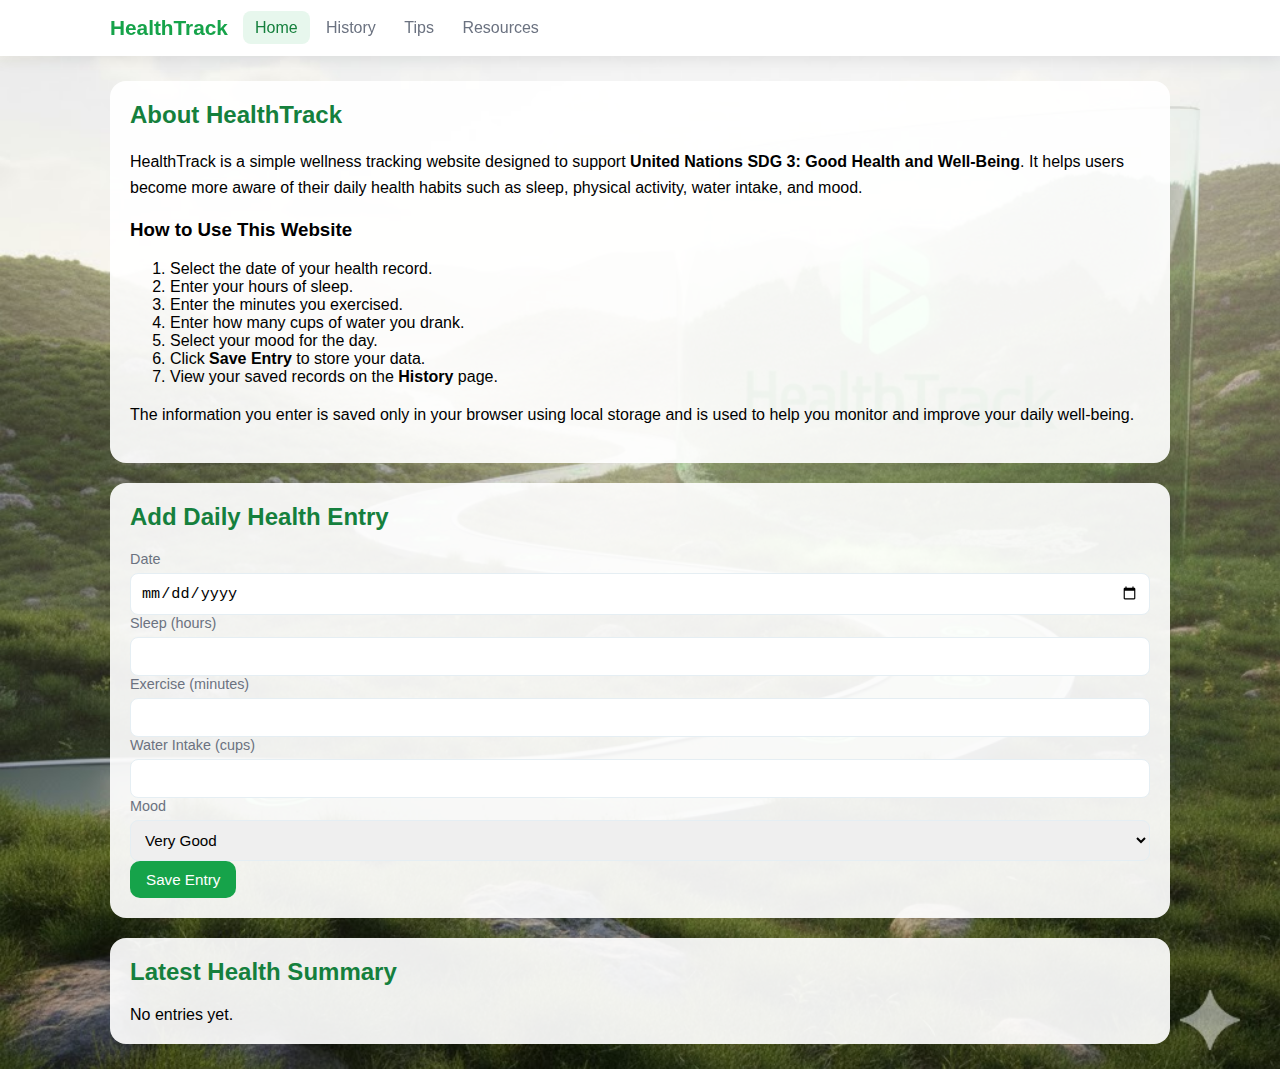
<file: index.html>
<!DOCTYPE html>
<html lang="en">
<head>
  <meta charset="UTF-8" />
  <title>HealthTrack — SDG 3 Good Health & Well-Being</title>
  <meta name="viewport" content="width=device-width, initial-scale=1.0" />

  <!-- Global CSS -->
  <link rel="stylesheet" href="style.css" />
</head>
<body>

<!-- NAVIGATION BAR -->
<header>
  <nav class="navbar">
    <h1 class="logo">HealthTrack</h1>
    <div class="nav-links">
      <a href="index.html" class="active">Home</a>
      <a href="history.html">History</a>
      <a href="tips.html">Tips</a>
      <a href="resources.html">Resources</a>
    </div>
  </nav>
</header>

<!-- MAIN CONTENT -->
<main class="container">

  <!-- ABOUT / HOW TO USE -->
  <section class="card">
    <h2>About HealthTrack</h2>
    <p>
      HealthTrack is a simple wellness tracking website designed to support
      <strong>United Nations SDG 3: Good Health and Well-Being</strong>.
      It helps users become more aware of their daily health habits such as
      sleep, physical activity, water intake, and mood.
    </p>

    <h3>How to Use This Website</h3>
    <ol>
      <li>Select the date of your health record.</li>
      <li>Enter your hours of sleep.</li>
      <li>Enter the minutes you exercised.</li>
      <li>Enter how many cups of water you drank.</li>
      <li>Select your mood for the day.</li>
      <li>Click <strong>Save Entry</strong> to store your data.</li>
      <li>View your saved records on the <strong>History</strong> page.</li>
    </ol>

    <p>
      The information you enter is saved only in your browser using local storage
      and is used to help you monitor and improve your daily well-being.
    </p>
  </section>

  <!-- INPUT FORM -->
  <section class="card">
    <h2>Add Daily Health Entry</h2>

    <form id="entryForm">
      <label for="date">Date</label>
      <input type="date" id="date" required />

      <label for="sleep">Sleep (hours)</label>
      <input type="number" id="sleep" min="0" step="0.5" required />

      <label for="exercise">Exercise (minutes)</label>
      <input type="number" id="exercise" min="0" required />

      <label for="water">Water Intake (cups)</label>
      <input type="number" id="water" min="0" required />

      <label for="mood">Mood</label>
      <select id="mood" required>
        <option value="Very Good">Very Good</option>
        <option value="Good">Good</option>
        <option value="Okay">Okay</option>
        <option value="Bad">Bad</option>
      </select>

      <button type="submit" class="primary">Save Entry</button>
    </form>

    <div id="feedback"></div>
  </section>

  <!-- SNAPSHOT -->
  <section class="card">
    <h2>Latest Health Summary</h2>
    <div id="snapshot">No entries yet.</div>
  </section>

</main>

<!-- JAVASCRIPT -->
<script src="script.js" defer></script>

</body>
</html>
</file>
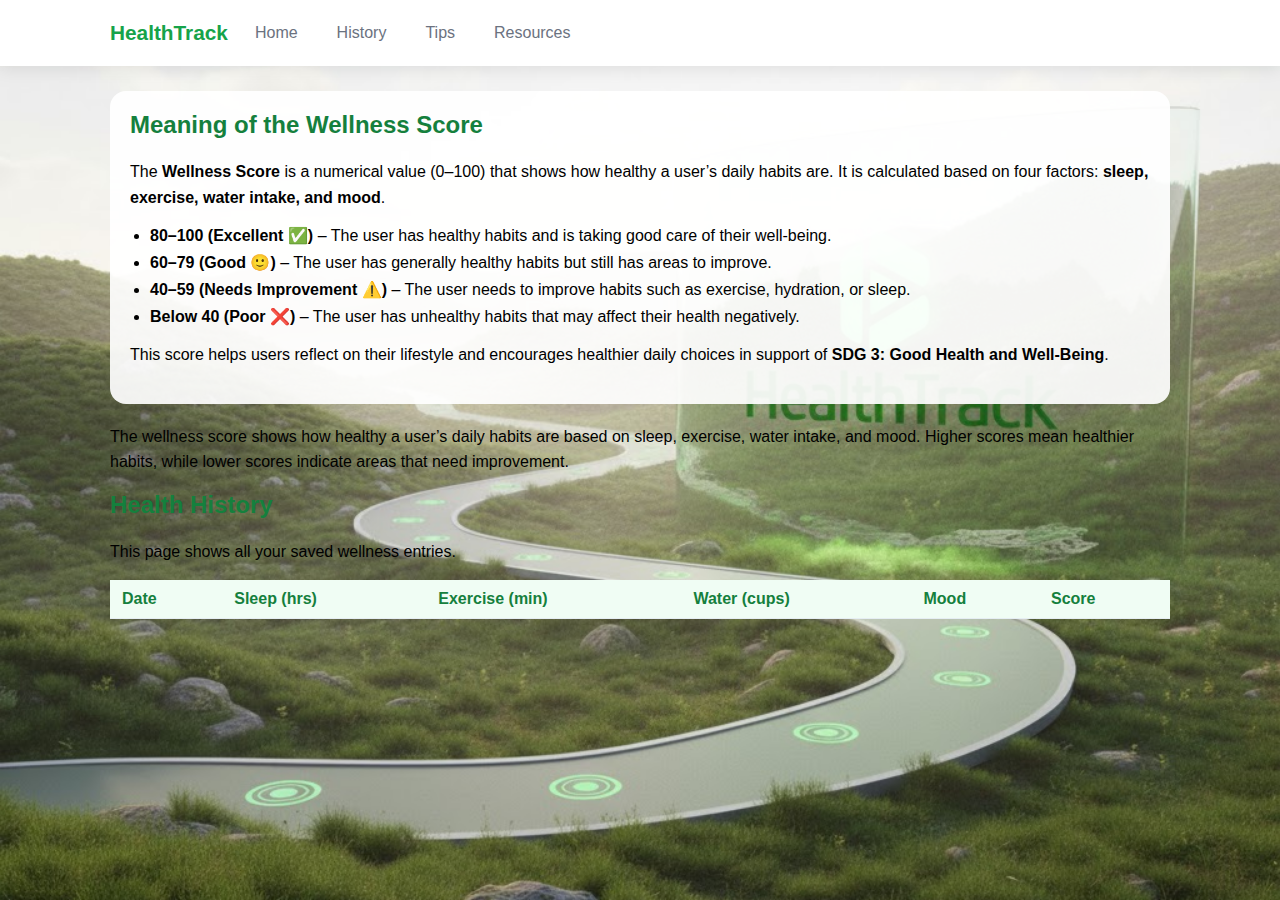
<file: history.html>
<!doctype html>
<html lang="en">
<head>
  <meta charset="utf-8" />
  <meta name="viewport" content="width=device-width, initial-scale=1" />
  <title>HealthTrack — History</title>
  <link rel="stylesheet" href="style.css">
</head>
<body>
  <header>
    <nav>
      <h1>HealthTrack</h1>
      <a href="index.html">Home</a>
      <a href="history.html">History</a>
      <a href="tips.html">Tips</a>
      <a href="resources.html">Resources</a>
    </nav>
  </header>

  <main class="container">
  
  <section class="card">
  <h2>Meaning of the Wellness Score</h2>

  <p>
    The <strong>Wellness Score</strong> is a numerical value (0–100) that shows how healthy
    a user’s daily habits are. It is calculated based on four factors:
    <strong>sleep, exercise, water intake, and mood</strong>.
  </p>

  <ul>
    <li><strong>80–100 (Excellent ✅)</strong> – The user has healthy habits and is taking good care of their well-being.</li>
    <li><strong>60–79 (Good 🙂)</strong> – The user has generally healthy habits but still has areas to improve.</li>
    <li><strong>40–59 (Needs Improvement ⚠️)</strong> – The user needs to improve habits such as exercise, hydration, or sleep.</li>
    <li><strong>Below 40 (Poor ❌)</strong> – The user has unhealthy habits that may affect their health negatively.</li>
  </ul>

  <p>
    This score helps users reflect on their lifestyle and encourages healthier
    daily choices in support of <strong>SDG 3: Good Health and Well-Being</strong>.
  </p>
</section>

<p>
  The wellness score shows how healthy a user’s daily habits are based on sleep,
  exercise, water intake, and mood. Higher scores mean healthier habits, while
  lower scores indicate areas that need improvement.
</p>

    <h2>Health History</h2>
    <p>This page shows all your saved wellness entries.</p>

    <table id="entriesTable">
      <thead>
        <tr>
          <th>Date</th>
          <th>Sleep (hrs)</th>
          <th>Exercise (min)</th>
          <th>Water (cups)</th>
          <th>Mood</th>
          <th>Score</th>
        </tr>
      </thead>
      <tbody></tbody>
    </table>
  </main>

  <script src="script.js"></script>
</body>
</html>
</file>
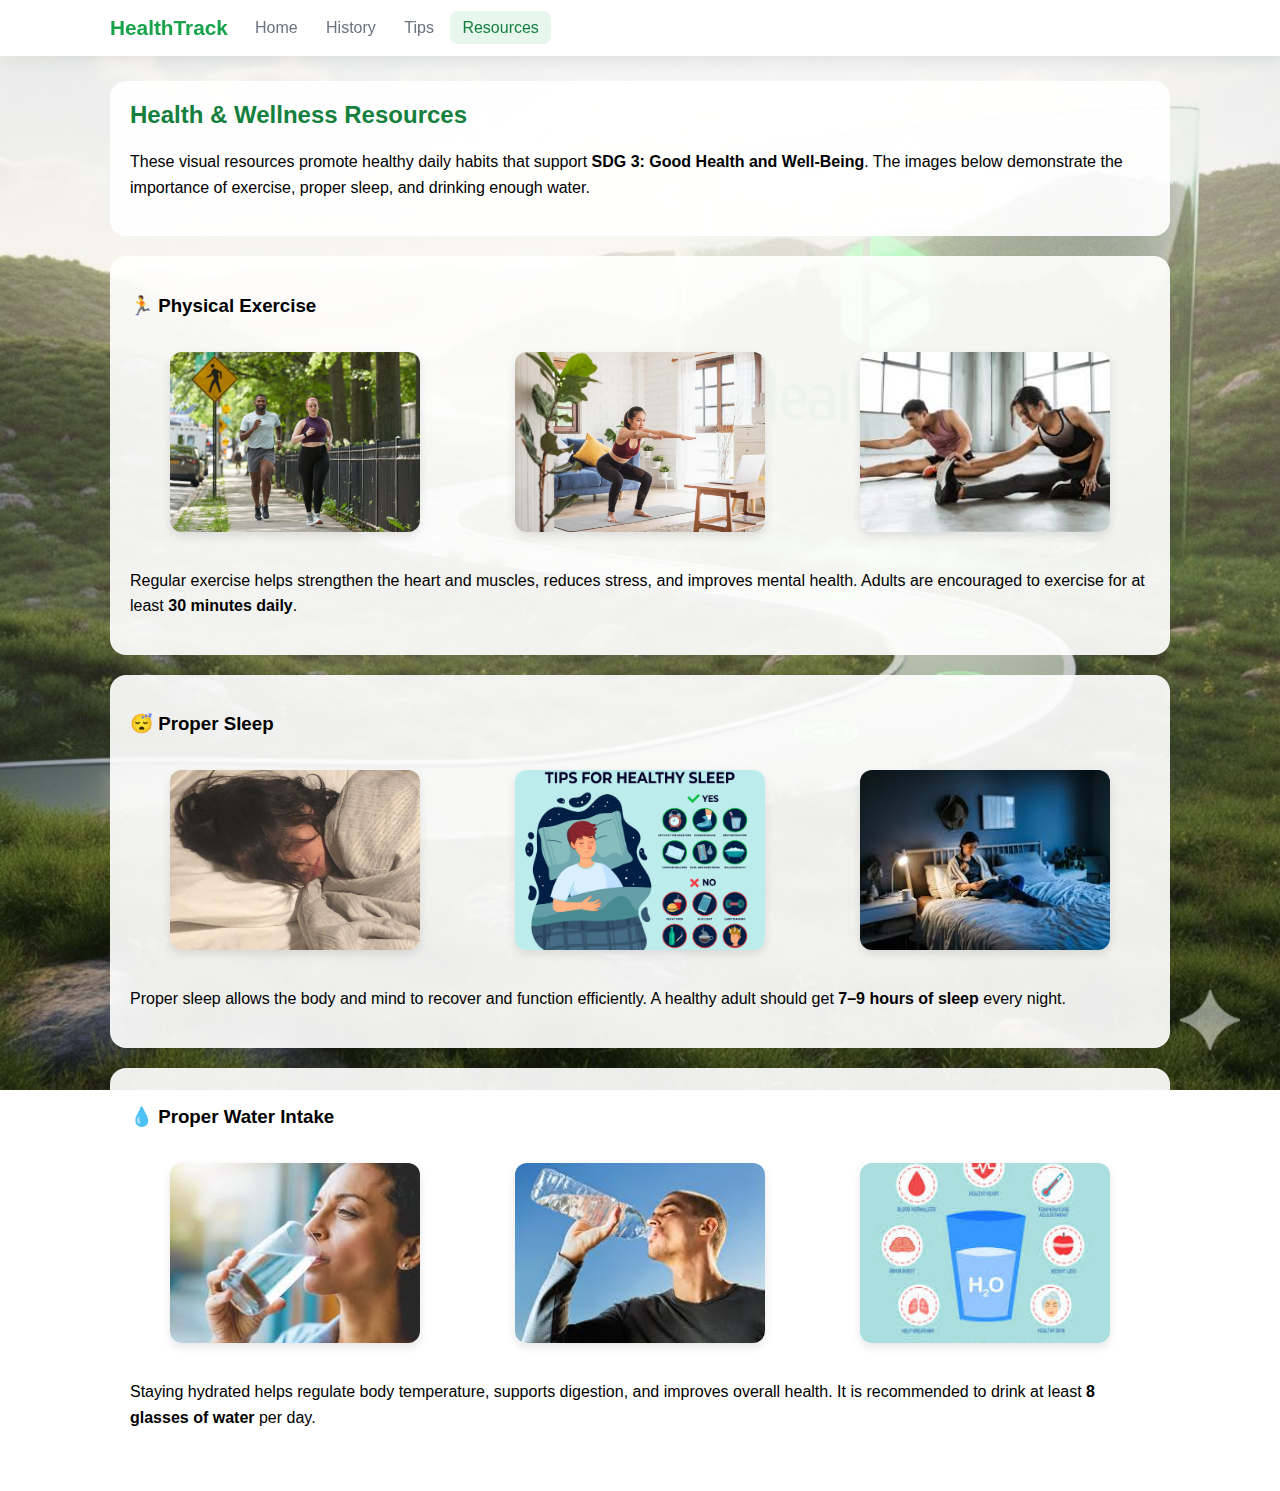
<file: resource.html>
<!DOCTYPE html>
<html lang="en">
<head>
  <meta charset="UTF-8">
  <title>Health Resources — HealthTrack</title>
  <meta name="viewport" content="width=device-width, initial-scale=1.0">
  <link rel="stylesheet" href="style.css">
</head>
<body>

<header>
  <nav class="navbar">
    <h1 class="logo">HealthTrack</h1>
    <div class="nav-links">
      <a href="index.html">Home</a>
      <a href="history.html">History</a>
      <a href="tips.html">Tips</a>
      <a href="resources.html" class="active">Resources</a>
    </div>
  </nav>
</header>

<main class="container">

  <section class="card">
    <h2>Health & Wellness Resources</h2>
    <p>
      These visual resources promote healthy daily habits that support
      <strong>SDG 3: Good Health and Well-Being</strong>. The images below
      demonstrate the importance of exercise, proper sleep, and drinking enough water.
    </p>
  </section>

  <!-- EXERCISE -->
  <section class="card resource">
    <h3>🏃 Physical Exercise</h3>

    <div class="image-grid">
      <figure>
        <img src="run1.jpg" alt="Jogging exercise">
        </figcaption>
      </figure>

      <figure>
        <img src="run5.jpg" alt="Home workout">
        <figcaption/figcaption>
      </figure>

      <figure>
        <img src="run4.jpg" alt="Stretching exercise">
        <figcaption</figcaption>
      </figure>
    </div>

    <p>
      Regular exercise helps strengthen the heart and muscles, reduces stress,
      and improves mental health. Adults are encouraged to exercise
      for at least <strong>30 minutes daily</strong>.
    </p>
  </section>

  <!-- SLEEP -->
  <section class="card resource">
    <h3>😴 Proper Sleep</h3>

    <div class="image-grid">
      <figure>
        <img src="slep5.jpg" alt="Sleeping peacefully">
        <figcaption></figcaption>
      </figure>

      <figure>
        <img src="slep4.jpg" alt="Healthy sleep routine">
        <figcaption></figcaption>
      </figure>

      <figure>
        <img src="slep3.jpg" alt="Relaxing bedtime">
        <figcaption><figcaption>
      </figure>
    </div>

    <p>
      Proper sleep allows the body and mind to recover and function efficiently.
      A healthy adult should get <strong>7–9 hours of sleep</strong> every night.
    </p>
  </section>

  <!-- WATER -->
  <section class="card resource">
    <h3>💧 Proper Water Intake</h3>

    <div class="image-grid">
      <figure>
        <img src="d2.jpg" alt="Drinking water">
        <figcaption><figcaption>
      </figure>

      <figure>
        <img src="d1.jpg" alt="Water bottle hydration">
        <figcaption></figcaption>
      </figure>

      <figure>
        <img src="d4.jpg" alt="Healthy hydration">
        <figcaption></figcaption>
      </figure>
    </div>

    <p>
      Staying hydrated helps regulate body temperature, supports digestion,
      and improves overall health. It is recommended to drink
      at least <strong>8 glasses of water</strong> per day.
    </p>
  </section>

</main>

</body>
</html>
</file>
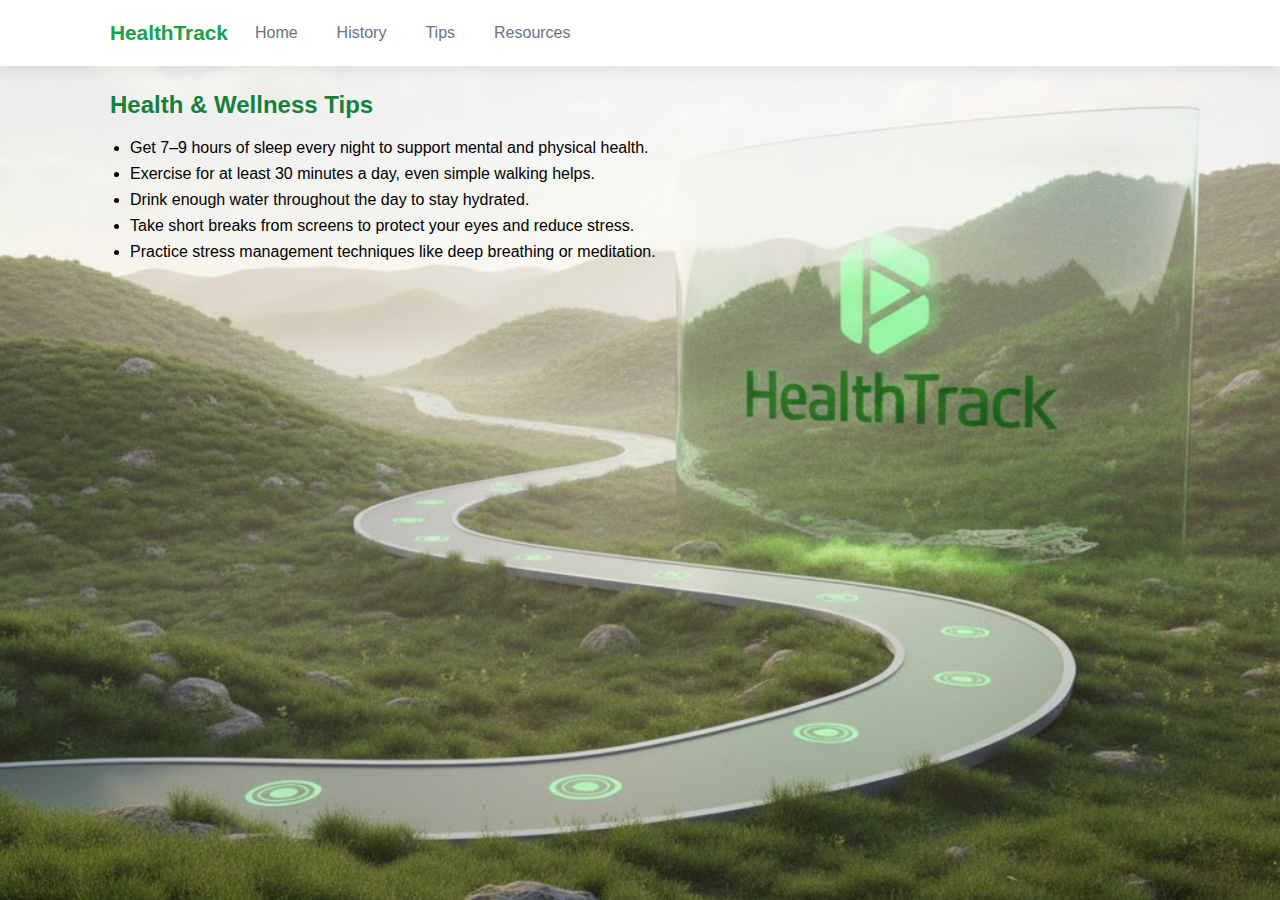
<file: tips.html>
<!doctype html>
<html lang="en">
<head>
  <meta charset="utf-8" />
  <meta name="viewport" content="width=device-width, initial-scale=1" />
  <title>HealthTrack — Tips</title>
  <link rel="stylesheet" href="style.css">
</head>
<body>
  <header>
    <nav>
      <h1>HealthTrack</h1>
      <a href="index.html">Home</a>
      <a href="history.html">History</a>
      <a href="tips.html">Tips</a>
      <a href="resources.html">Resources</a>
    </nav>
  </header>

  <main class="container">
    <h2>Health & Wellness Tips</h2>
    <ul>
      <li>Get 7–9 hours of sleep every night to support mental and physical health.</li>
      <li>Exercise for at least 30 minutes a day, even simple walking helps.</li>
      <li>Drink enough water throughout the day to stay hydrated.</li>
      <li>Take short breaks from screens to protect your eyes and reduce stress.</li>
      <li>Practice stress management techniques like deep breathing or meditation.</li>
    </ul>
  </main>
</body>
</html>
</file>
<file: style.css>
/* =============================
   HealthTrack - Global Styles
   SDG 3: Good Health & Well-being
   ============================= */

:root {
  --bg: #f7fbff;
  --card: #ffffff;
  --accent: #16a34a;
  --accent-dark: #15803d;
  --text: #0f172a;
  --muted: #6b7280;
  --border: #e5eef3;
}

* {
  box-sizing: border-box;
}

body {
  margin: 0;
  font-family: Arial, Helvetica, sans-serif;
  background-image: url("background.jpg");
  background-size: cover;
  background-position: center;
  background-repeat: no-repeat;
  background-attachment: fixed;
}


/* =============================
   Header & Navigation
   ============================= */

header {
  background: var(--card);
  box-shadow: 0 4px 15px rgba(0,0,0,0.08);
  position: sticky;
  top: 0;
  z-index: 10;
}

nav {
  max-width: 1100px;
  margin: auto;
  padding: 16px 20px;
  display: flex;
  align-items: center;
  gap: 15px;
}

nav h1 {
  color: var(--accent);
  font-size: 1.3rem;
  margin: 0;
}

nav a {
  text-decoration: none;
  color: var(--muted);
  padding: 8px 12px;
  border-radius: 8px;
  font-weight: 500;
}

nav a:hover,
nav a.active {
  background: #e7f7ed;
  color: var(--accent-dark);
}

/* =============================
   Layout
   ============================= */

.container {
  max-width: 1100px;
  margin: 25px auto;
  padding: 0 20px;
}

.card {
  background: rgba(255, 255, 255, 0.92);
  padding: 20px;
  border-radius: 16px;
  margin-bottom: 20px;
}


h2 {
  margin-top: 0;
  color: var(--accent-dark);
}

p {
  line-height: 1.6;
}

/* =============================
   Forms
   ============================= */

label {
  display: block;
  margin-bottom: 6px;
  font-size: 0.9rem;
  color: var(--muted);
}

input,
select {
  width: 100%;
  padding: 10px;
  border-radius: 8px;
  border: 1px solid var(--border);
  font-size: 0.95rem;
}

input:focus,
select:focus {
  outline: none;
  border-color: var(--accent);
}

button {
  cursor: pointer;
}

button.primary {
  background: var(--accent);
  color: #fff;
  border: none;
  padding: 10px 16px;
  border-radius: 10px;
  font-size: 0.95rem;
}

button.primary:hover {
  background: var(--accent-dark);
}

.btn-ghost {
  background: transparent;
  border: 1px solid var(--border);
  padding: 8px 12px;
  border-radius: 8px;
}

.btn-ghost:hover {
  background: #f1f5f9;
}

/* =============================
   Tables
   ============================= */

table {
  width: 100%;
  border-collapse: collapse;
  margin-top: 15px;
}

thead {
  background: #f0fdf4;
}

th,
td {
  padding: 10px 12px;
  border-bottom: 1px solid var(--border);
  text-align: left;
}

th {
  color: var(--accent-dark);
}

/* =============================
   Lists & Content
   ============================= */

ul {
  padding-left: 20px;
}

ul li {
  margin-bottom: 8px;
}

/* =============================
   Iframe / Video
   ============================= */

iframe {
  max-width: 100%;
  border-radius: 12px;
  border: none;
}

/* =============================
   Footer (optional)
   ============================= */

footer {
  text-align: center;
  padding: 30px 20px 40px;
  color: var(--muted);
  font-size: 0.9rem;
}

/* =============================
   Responsive Design
   ============================= */

@media (max-width: 768px) {
  nav {
    flex-wrap: wrap;
  }

  nav a {
    padding: 6px 10px;
  }

  h2 {
    font-size: 1.25rem;
  }
}

.image-grid {
  display: grid;
  grid-template-columns: repeat(3, 1fr);
  gap: 15px;
  margin: 15px 0;
}

.image-grid img {
  width: 100%;
  height: 180px;          /* SAME HEIGHT */
  object-fit: cover;     /* CROPS evenly */
  border-radius: 12px;
  box-shadow: 0 4px 10px rgba(0,0,0,0.1);
}
</file>
